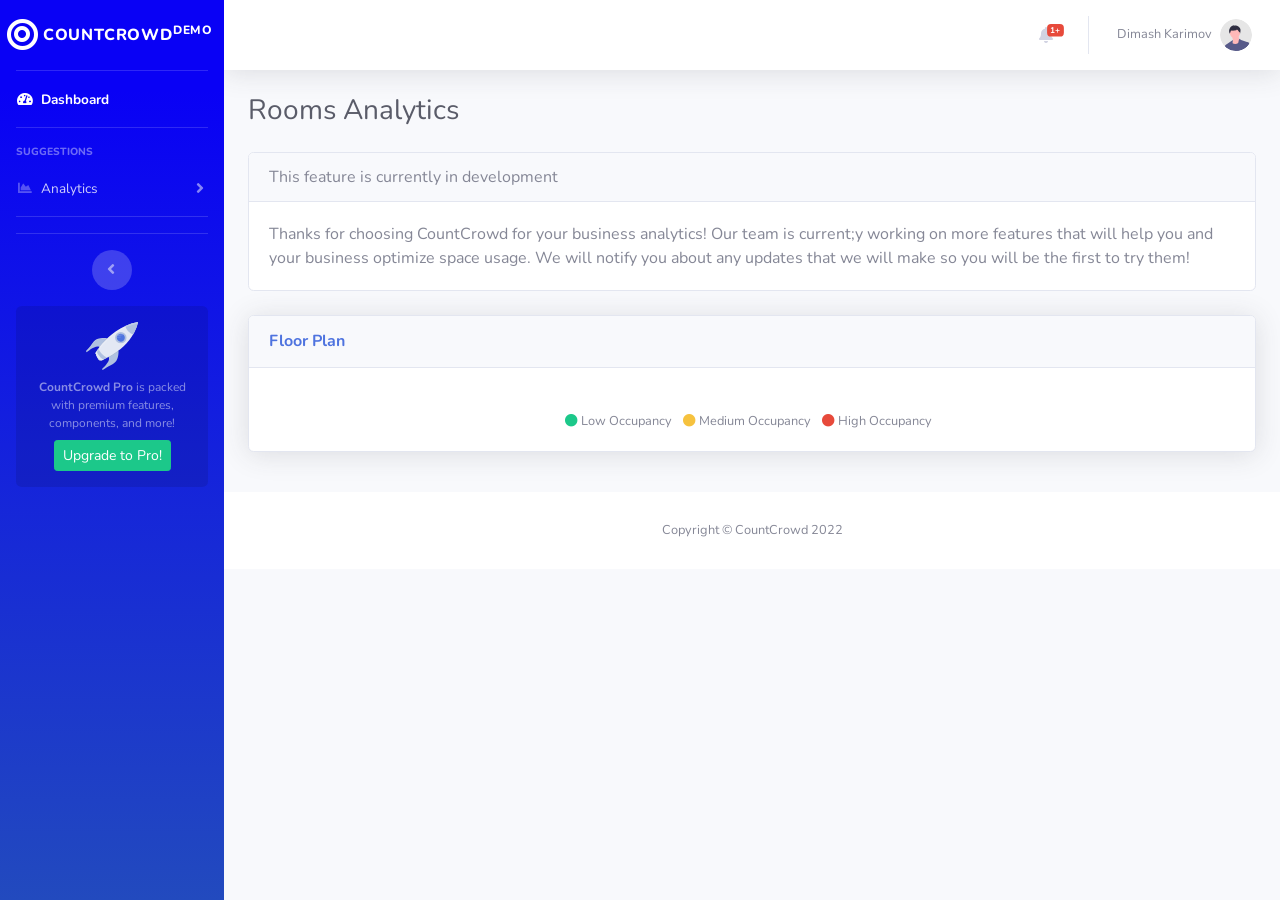
<file: buttons.html>
<!DOCTYPE html>
<html lang="en">

<head>

    <meta charset="utf-8">
    <meta http-equiv="X-UA-Compatible" content="IE=edge">
    <meta name="viewport" content="width=device-width, initial-scale=1, shrink-to-fit=no">
    <meta name="description" content="">
    <meta name="author" content="">

    <title>CountCrowd - Rooms Analytics</title>

    <!-- Custom fonts for this template-->
    <link href="vendor/fontawesome-free/css/all.min.css" rel="stylesheet" type="text/css">
    <link
        href="https://fonts.googleapis.com/css?family=Nunito:200,200i,300,300i,400,400i,600,600i,700,700i,800,800i,900,900i"
        rel="stylesheet">

    <!-- Custom styles for this template-->
    <link href="css/sb-admin-2.min.css" rel="stylesheet">

    <script src="https://code.archilogic.com/fpe-sdk/v3.1.x/fpe.js"></script>

</head>

<body id="page-top">

    <!-- Page Wrapper -->
    <div id="wrapper">

        <!-- Sidebar -->
        <ul class="navbar-nav bg-gradient-primary sidebar sidebar-dark accordion" id="accordionSidebar">

            <!-- Sidebar - Brand -->
            <a class="sidebar-brand d-flex align-items-center justify-content-center" href="dashboard.html">
                <div class="sidebar-brand-icon">
                    <i class="fas fa-bullseye"></i>
                    <!-- <i class="fas fa-laugh-wink"></i> -->
                </div>
                <div class="sidebar-brand-text mx-1">CountCrowd<sup>Demo</sup></div>
            </a>

            <!-- Divider -->
            <hr class="sidebar-divider my-0">

            <!-- Nav Item - Dashboard -->
            <li class="nav-item active">
                <a class="nav-link" href="dashboard.html">
                    <i class="fas fa-fw fa-tachometer-alt"></i>
                    <span>Dashboard</span></a>
            </li>

            <!-- Divider -->
            <hr class="sidebar-divider">

            <!-- Heading -->
            <div class="sidebar-heading">
                Suggestions
            </div>

            <!-- Nav Item - Pages Collapse Menu -->
            <li class="nav-item">
                <a class="nav-link collapsed" href="#" data-toggle="collapse" data-target="#collapseTwo"
                    aria-expanded="true" aria-controls="collapseTwo">
                    <i class="fas fa-fw fa-chart-area"></i>
                    <span>Analytics</span>
                </a>
                <div id="collapseTwo" class="collapse" aria-labelledby="headingTwo" data-parent="#accordionSidebar">
                    <div class="bg-white py-2 collapse-inner rounded">
                        <!-- <h6 class="collapse-header">Custom Components:</h6> -->
                        <a class="collapse-item" href="buttons.html">Rooms analytics</a>
                        <a class="collapse-item" href="cards.html">Crowd Flow</a>
                    </div>
                </div>
            </li>

            <!-- Divider -->
            <hr class="sidebar-divider">

            <!-- Heading -->
            <!-- <div class="sidebar-heading">
                Settings
            </div> -->

            <!-- Nav Item - Tables -->
            <!-- <li class="nav-item">
                <a class="nav-link" href="tables.html">
                    <i class="fas fa-fw fa-cog"></i>
                    <span>Settings</span></a>
            </li> -->

            <!-- Divider -->
            <hr class="sidebar-divider d-none d-md-block">

            <!-- Sidebar Toggler (Sidebar) -->
            <div class="text-center d-none d-md-inline">
                <button class="rounded-circle border-0" id="sidebarToggle"></button>
            </div>

            <!-- Sidebar Message -->
            <div class="sidebar-card d-none d-lg-flex">
                <img class="sidebar-card-illustration mb-2" src="img/undraw_rocket.svg" alt="...">
                <p class="text-center mb-2"><strong>CountCrowd Pro</strong> is packed with premium features, components, and more!</p>
                <a class="btn btn-success btn-sm" href="#">Upgrade to Pro!</a>
            </div>

        </ul>
        <!-- End of Sidebar -->

        <!-- Content Wrapper -->
        <div id="content-wrapper" class="d-flex flex-column">

            <!-- Main Content -->
            <div id="content">

                <!-- Topbar -->
                <nav class="navbar navbar-expand navbar-light bg-white topbar mb-4 static-top shadow">

                    <!-- Sidebar Toggle (Topbar) -->
                    <button id="sidebarToggleTop" class="btn btn-link d-md-none rounded-circle mr-3">
                        <i class="fa fa-bars"></i>
                    </button>

                    <!-- Topbar Navbar -->
                    <ul class="navbar-nav ml-auto">

                        <!-- Nav Item - Alerts -->
                        <li class="nav-item dropdown no-arrow mx-1">
                            <a class="nav-link dropdown-toggle" href="#" id="alertsDropdown" role="button"
                                data-toggle="dropdown" aria-haspopup="true" aria-expanded="false">
                                <i class="fas fa-bell fa-fw"></i>
                                <!-- Counter - Alerts -->
                                <span class="badge badge-danger badge-counter">1+</span>
                            </a>
                            <!-- Dropdown - Alerts -->
                            <div class="dropdown-list dropdown-menu dropdown-menu-right shadow animated--grow-in"
                                aria-labelledby="alertsDropdown">
                                <h6 class="dropdown-header">
                                    Alerts Center
                                </h6>
                                <a class="dropdown-item d-flex align-items-center" href="#">
                                    <div class="mr-3">
                                        <div class="icon-circle bg-primary">
                                            <i class="fas fa-file-alt text-white"></i>
                                        </div>
                                    </div>
                                    <div>
                                        <div class="small text-gray-500">April 1, 2022</div>
                                        <span class="font-weight-bold">A new monthly report is ready to download!</span>
                                    </div>
                                </a>
                                <a class="dropdown-item d-flex align-items-center" href="#">
                                    <div class="mr-3">
                                        <div class="icon-circle bg-success">
                                            <i class="fas fa-donate text-white"></i>
                                        </div>
                                    </div>
                                    <div>
                                        <div class="small text-gray-500">March 24, 2022</div>
                                        New insights about your space usage sent to your email
                                    </div>
                                </a>
                                <a class="dropdown-item text-center small text-gray-500" href="#">Show All Alerts</a>
                            </div>
                        </li>

                        <div class="topbar-divider d-none d-sm-block"></div>

                        <!-- Nav Item - User Information -->
                        <li class="nav-item dropdown no-arrow">
                            <a class="nav-link dropdown-toggle" href="#" id="userDropdown" role="button"
                                data-toggle="dropdown" aria-haspopup="true" aria-expanded="false">
                                <span class="mr-2 d-none d-lg-inline text-gray-600 small">Dimash Karimov</span>
                                <img class="img-profile rounded-circle"
                                    src="img/undraw_profile.svg">
                            </a>
                            <!-- Dropdown - User Information -->
                            <div class="dropdown-menu dropdown-menu-right shadow animated--grow-in"
                                aria-labelledby="userDropdown">
                                <a class="dropdown-item" href="#">
                                    <i class="fas fa-user fa-sm fa-fw mr-2 text-gray-400"></i>
                                    Profile
                                </a>
                                <a class="dropdown-item" href="#">
                                    <i class="fas fa-cogs fa-sm fa-fw mr-2 text-gray-400"></i>
                                    Settings
                                </a>
                                <a class="dropdown-item" href="#">
                                    <i class="fas fa-list fa-sm fa-fw mr-2 text-gray-400"></i>
                                    Activity Log
                                </a>
                                <div class="dropdown-divider"></div>
                                <a class="dropdown-item" href="#" data-toggle="modal" data-target="#logoutModal">
                                    <i class="fas fa-sign-out-alt fa-sm fa-fw mr-2 text-gray-400"></i>
                                    Logout
                                </a>
                            </div>
                        </li>

                    </ul>

                </nav>
                <!-- End of Topbar -->

                <!-- Begin Page Content -->
                <div class="container-fluid">

                    <!-- Page Heading -->
                    <h1 class="h3 mb-4 text-gray-800">Rooms Analytics</h1>

                    <div class="row">
                        <div class="col-lg-12">
                            <div class="card mb-4">
                                <div class="card-header">
                                    This feature is currently in development
                                </div>
                                <div class="card-body">
                                    Thanks for choosing CountCrowd for your business analytics! Our team is current;y working on 
                                    more features that will help you and your business optimize space usage. We will notify you about any updates that we will make
                                    so you will be the first to try them!
                                </div>
                            </div>
                        </div>
                    </div>

                    <!-- Content Row -->
                    <div class="row">
                        <!-- Content Column -->
                        <div class="col-lg-12 mb-3">

                            <!-- Illustrations -->
                            <div class="card shadow mb-4">
                                <div class="card-header py-3">
                                    <h6 class="m-0 font-weight-bold text-primary">Floor Plan</h6>
                                </div>
                                <div class="card-body">
                                    <div class="text-center">
                                       <!-- FLOOR PLAN HERE -->    
                                       <div id="hello-plan"></div>                                   
                                    <div class="mt-4 text-center small">
                                        <span class="mr-2">
                                            <i class="fas fa-circle text-success"></i> Low Occupancy
                                        </span>
                                        <span class="mr-2">
                                            <i class="fas fa-circle text-warning"></i> Medium Occupancy
                                        </span>
                                        <span class="mr-2">
                                            <i class="fas fa-circle text-danger"></i> High Occupancy
                                        </span>
                                    </div>
                                </div>
                            </div>
                        </div>
                    </div>

                </div>
                <!-- /.container-fluid -->

            </div>
            <!-- End of Main Content -->

            <!-- Footer -->
            <footer class="sticky-footer bg-white">
                <div class="container my-auto">
                    <div class="copyright text-center my-auto">
                        <span>Copyright &copy; CountCrowd 2022</span>
                    </div>
                </div>
            </footer>
            <!-- End of Footer -->

        </div>
        <!-- End of Content Wrapper -->

    </div>
    <!-- End of Page Wrapper -->

    <!-- Scroll to Top Button-->
    <a class="scroll-to-top rounded" href="#page-top">
        <i class="fas fa-angle-up"></i>
    </a>

    <!-- Logout Modal-->
    <div class="modal fade" id="logoutModal" tabindex="-1" role="dialog" aria-labelledby="exampleModalLabel"
        aria-hidden="true">
        <div class="modal-dialog" role="document">
            <div class="modal-content">
                <div class="modal-header">
                    <h5 class="modal-title" id="exampleModalLabel">Ready to Leave?</h5>
                    <button class="close" type="button" data-dismiss="modal" aria-label="Close">
                        <span aria-hidden="true">×</span>
                    </button>
                </div>
                <div class="modal-body">Select "Logout" below if you are ready to end your current session.</div>
                <div class="modal-footer">
                    <button class="btn btn-secondary" type="button" data-dismiss="modal">Cancel</button>
                    <a class="btn btn-primary" href="index.html">Logout</a>
                </div>
            </div>
        </div>
    </div>

    <!-- Bootstrap core JavaScript-->
    <script src="vendor/jquery/jquery.min.js"></script>
    <script src="vendor/bootstrap/js/bootstrap.bundle.min.js"></script>

    <!-- Core plugin JavaScript-->
    <script src="vendor/jquery-easing/jquery.easing.min.js"></script>

    <!-- Custom scripts for all pages-->
    <script src="js/sb-admin-2.js"></script>
    <script src="js/sb-admin-2.min.js"></script>

</body>

</html>
</file>
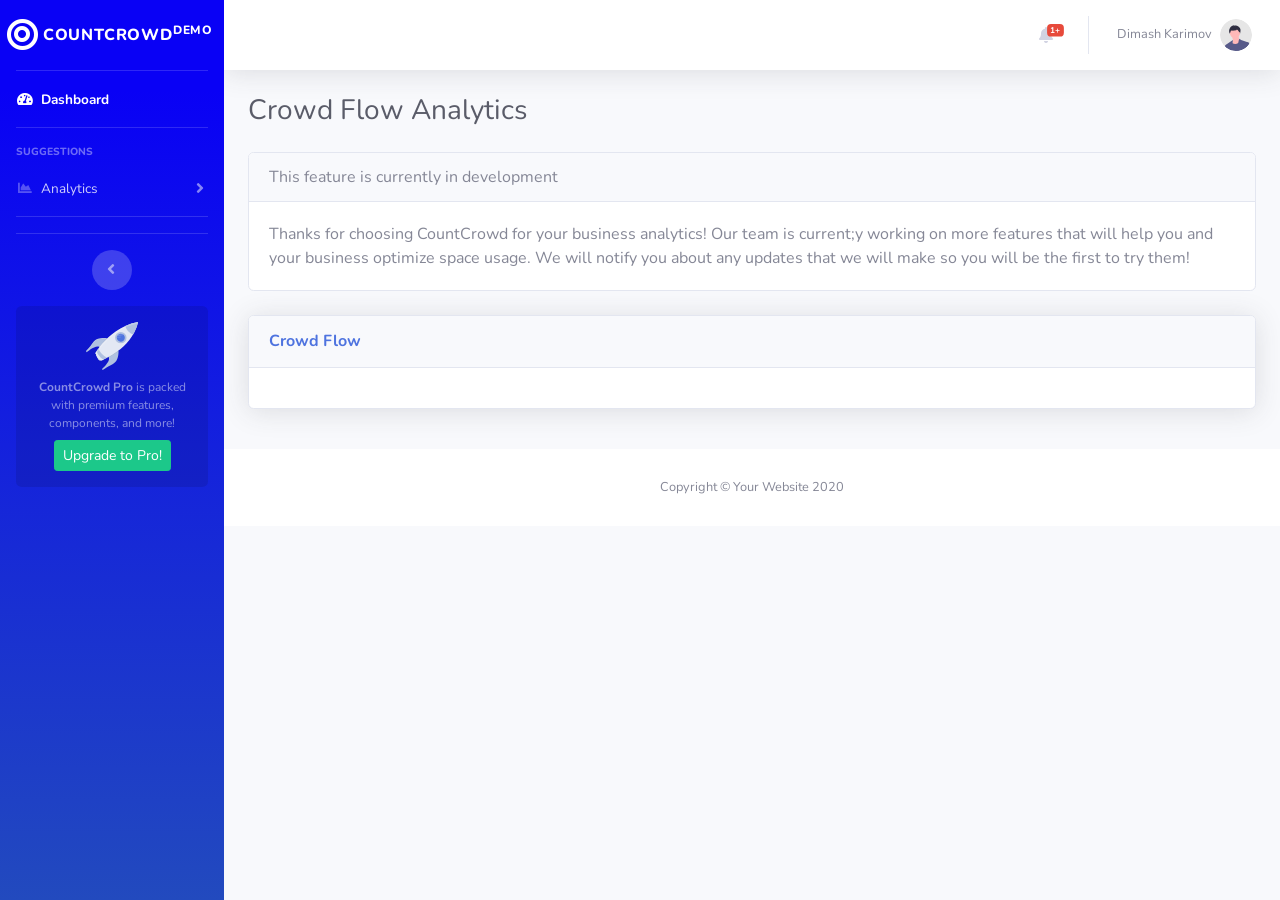
<file: cards.html>
<!DOCTYPE html>
<html lang="en">

<head>

    <meta charset="utf-8">
    <meta http-equiv="X-UA-Compatible" content="IE=edge">
    <meta name="viewport" content="width=device-width, initial-scale=1, shrink-to-fit=no">
    <meta name="description" content="">
    <meta name="author" content="">

    <title>SB Admin 2 - Cards</title>

    <!-- Custom fonts for this template-->
    <link href="vendor/fontawesome-free/css/all.min.css" rel="stylesheet" type="text/css">
    <link
        href="https://fonts.googleapis.com/css?family=Nunito:200,200i,300,300i,400,400i,600,600i,700,700i,800,800i,900,900i"
        rel="stylesheet">

    <!-- Custom styles for this template-->
    <link href="css/sb-admin-2.min.css" rel="stylesheet">

    <script src="https://code.archilogic.com/fpe-sdk/v3.1.x/fpe.js"></script>

</head>

<body id="page-top">

    <!-- Page Wrapper -->
    <div id="wrapper">

       <!-- Sidebar -->
       <ul class="navbar-nav bg-gradient-primary sidebar sidebar-dark accordion" id="accordionSidebar">

        <!-- Sidebar - Brand -->
        <a class="sidebar-brand d-flex align-items-center justify-content-center" href="dashboard.html">
            <div class="sidebar-brand-icon">
                <i class="fas fa-bullseye"></i>
                <!-- <i class="fas fa-laugh-wink"></i> -->
            </div>
            <div class="sidebar-brand-text mx-1">CountCrowd<sup>Demo</sup></div>
        </a>

        <!-- Divider -->
        <hr class="sidebar-divider my-0">

        <!-- Nav Item - Dashboard -->
        <li class="nav-item active">
            <a class="nav-link" href="dashboard.html">
                <i class="fas fa-fw fa-tachometer-alt"></i>
                <span>Dashboard</span></a>
        </li>

        <!-- Divider -->
        <hr class="sidebar-divider">

        <!-- Heading -->
        <div class="sidebar-heading">
            Suggestions
        </div>

        <!-- Nav Item - Pages Collapse Menu -->
        <li class="nav-item">
            <a class="nav-link collapsed" href="#" data-toggle="collapse" data-target="#collapseTwo"
                aria-expanded="true" aria-controls="collapseTwo">
                <i class="fas fa-fw fa-chart-area"></i>
                <span>Analytics</span>
            </a>
            <div id="collapseTwo" class="collapse" aria-labelledby="headingTwo" data-parent="#accordionSidebar">
                <div class="bg-white py-2 collapse-inner rounded">
                    <!-- <h6 class="collapse-header">Custom Components:</h6> -->
                    <a class="collapse-item" href="buttons.html">Rooms analytics</a>
                    <a class="collapse-item" href="cards.html">Crowd Flow</a>
                </div>
            </div>
        </li>

        <!-- Divider -->
        <hr class="sidebar-divider">

        <!-- Heading -->
        <!-- <div class="sidebar-heading">
            Settings
        </div> -->

        <!-- Nav Item - Tables -->
        <!-- <li class="nav-item">
            <a class="nav-link" href="tables.html">
                <i class="fas fa-fw fa-cog"></i>
                <span>Settings</span></a>
        </li> -->

        <!-- Divider -->
        <hr class="sidebar-divider d-none d-md-block">

        <!-- Sidebar Toggler (Sidebar) -->
        <div class="text-center d-none d-md-inline">
            <button class="rounded-circle border-0" id="sidebarToggle"></button>
        </div>

        <!-- Sidebar Message -->
        <div class="sidebar-card d-none d-lg-flex">
            <img class="sidebar-card-illustration mb-2" src="img/undraw_rocket.svg" alt="...">
            <p class="text-center mb-2"><strong>CountCrowd Pro</strong> is packed with premium features, components, and more!</p>
            <a class="btn btn-success btn-sm" href="#">Upgrade to Pro!</a>
        </div>

    </ul>
    <!-- End of Sidebar -->

        <!-- Content Wrapper -->
        <div id="content-wrapper" class="d-flex flex-column">

            <!-- Main Content -->
            <div id="content">

                <!-- Topbar -->
                <nav class="navbar navbar-expand navbar-light bg-white topbar mb-4 static-top shadow">

                    <!-- Sidebar Toggle (Topbar) -->
                    <button id="sidebarToggleTop" class="btn btn-link d-md-none rounded-circle mr-3">
                        <i class="fa fa-bars"></i>
                    </button>

                    <!-- Topbar Navbar -->
                    <ul class="navbar-nav ml-auto">

                        <!-- Nav Item - Alerts -->
                        <li class="nav-item dropdown no-arrow mx-1">
                            <a class="nav-link dropdown-toggle" href="#" id="alertsDropdown" role="button"
                                data-toggle="dropdown" aria-haspopup="true" aria-expanded="false">
                                <i class="fas fa-bell fa-fw"></i>
                                <!-- Counter - Alerts -->
                                <span class="badge badge-danger badge-counter">1+</span>
                            </a>
                            <!-- Dropdown - Alerts -->
                            <div class="dropdown-list dropdown-menu dropdown-menu-right shadow animated--grow-in"
                                aria-labelledby="alertsDropdown">
                                <h6 class="dropdown-header">
                                    Alerts Center
                                </h6>
                                <a class="dropdown-item d-flex align-items-center" href="#">
                                    <div class="mr-3">
                                        <div class="icon-circle bg-primary">
                                            <i class="fas fa-file-alt text-white"></i>
                                        </div>
                                    </div>
                                    <div>
                                        <div class="small text-gray-500">April 1, 2022</div>
                                        <span class="font-weight-bold">A new monthly report is ready to download!</span>
                                    </div>
                                </a>
                                <a class="dropdown-item d-flex align-items-center" href="#">
                                    <div class="mr-3">
                                        <div class="icon-circle bg-success">
                                            <i class="fas fa-donate text-white"></i>
                                        </div>
                                    </div>
                                    <div>
                                        <div class="small text-gray-500">March 24, 2022</div>
                                        New insights about your space usage sent to your email
                                    </div>
                                </a>
                                <a class="dropdown-item text-center small text-gray-500" href="#">Show All Alerts</a>
                            </div>
                        </li>

                        <div class="topbar-divider d-none d-sm-block"></div>

                        <!-- Nav Item - User Information -->
                        <li class="nav-item dropdown no-arrow">
                            <a class="nav-link dropdown-toggle" href="#" id="userDropdown" role="button"
                                data-toggle="dropdown" aria-haspopup="true" aria-expanded="false">
                                <span class="mr-2 d-none d-lg-inline text-gray-600 small">Dimash Karimov</span>
                                <img class="img-profile rounded-circle"
                                    src="img/undraw_profile.svg">
                            </a>
                            <!-- Dropdown - User Information -->
                            <div class="dropdown-menu dropdown-menu-right shadow animated--grow-in"
                                aria-labelledby="userDropdown">
                                <a class="dropdown-item" href="#">
                                    <i class="fas fa-user fa-sm fa-fw mr-2 text-gray-400"></i>
                                    Profile
                                </a>
                                <a class="dropdown-item" href="#">
                                    <i class="fas fa-cogs fa-sm fa-fw mr-2 text-gray-400"></i>
                                    Settings
                                </a>
                                <a class="dropdown-item" href="#">
                                    <i class="fas fa-list fa-sm fa-fw mr-2 text-gray-400"></i>
                                    Activity Log
                                </a>
                                <div class="dropdown-divider"></div>
                                <a class="dropdown-item" href="#" data-toggle="modal" data-target="#logoutModal">
                                    <i class="fas fa-sign-out-alt fa-sm fa-fw mr-2 text-gray-400"></i>
                                    Logout
                                </a>
                            </div>
                        </li>

                    </ul>

                </nav>
                <!-- End of Topbar -->

                <!-- Begin Page Content -->
                <div class="container-fluid">

                    <!-- Page Heading -->
                    <div class="d-sm-flex align-items-center justify-content-between mb-4">
                        <h1 class="h3 mb-0 text-gray-800">Crowd Flow Analytics</h1>
                    </div>

                    <div class="row">
                        <div class="col-lg-12">
                            <div class="card mb-4">
                                <div class="card-header">
                                    This feature is currently in development
                                </div>
                                <div class="card-body">
                                    Thanks for choosing CountCrowd for your business analytics! Our team is current;y working on 
                                    more features that will help you and your business optimize space usage. We will notify you about any updates that we will make
                                    so you will be the first to try them!
                                </div>
                            </div>
                        </div>
                    </div>

                    <!-- Content Row -->
                    <div class="row">

                        <!-- Content Column -->
                        <div class="col-lg-12 mb-3">

                            <!-- Illustrations -->
                            <div class="card shadow mb-4">
                                <div class="card-header py-3">
                                    <h6 class="m-0 font-weight-bold text-primary">Crowd Flow</h6>
                                </div>
                                <div class="card-body">
                                    <div class="text-center">
                                       <!-- FLOOR PLAN HERE -->    
                                       <div id="hello-plan"></div>                                   
                                    
                                </div>
                            </div>
                        </div>
                    </div>
                </div>
                <!-- /.container-fluid -->

            </div>
            <!-- End of Main Content -->

            <!-- Footer -->
            <footer class="sticky-footer bg-white">
                <div class="container my-auto">
                    <div class="copyright text-center my-auto">
                        <span>Copyright &copy; Your Website 2020</span>
                    </div>
                </div>
            </footer>
            <!-- End of Footer -->

        </div>
        <!-- End of Content Wrapper -->

    </div>
    <!-- End of Page Wrapper -->

    <!-- Scroll to Top Button-->
    <a class="scroll-to-top rounded" href="#page-top">
        <i class="fas fa-angle-up"></i>
    </a>

    <!-- Logout Modal-->
    <div class="modal fade" id="logoutModal" tabindex="-1" role="dialog" aria-labelledby="exampleModalLabel"
        aria-hidden="true">
        <div class="modal-dialog" role="document">
            <div class="modal-content">
                <div class="modal-header">
                    <h5 class="modal-title" id="exampleModalLabel">Ready to Leave?</h5>
                    <button class="close" type="button" data-dismiss="modal" aria-label="Close">
                        <span aria-hidden="true">×</span>
                    </button>
                </div>
                <div class="modal-body">Select "Logout" below if you are ready to end your current session.</div>
                <div class="modal-footer">
                    <button class="btn btn-secondary" type="button" data-dismiss="modal">Cancel</button>
                    <a class="btn btn-primary" href="index.html">Logout</a>
                </div>
            </div>
        </div>
    </div>

    <!-- Bootstrap core JavaScript-->
    <script src="vendor/jquery/jquery.min.js"></script>
    <script src="vendor/bootstrap/js/bootstrap.bundle.min.js"></script>

    <!-- Core plugin JavaScript-->
    <script src="vendor/jquery-easing/jquery.easing.min.js"></script>

    <!-- Custom scripts for all pages-->
    <script src="js/sb-admin-2.js"></script>

</body>

</html>
</file>
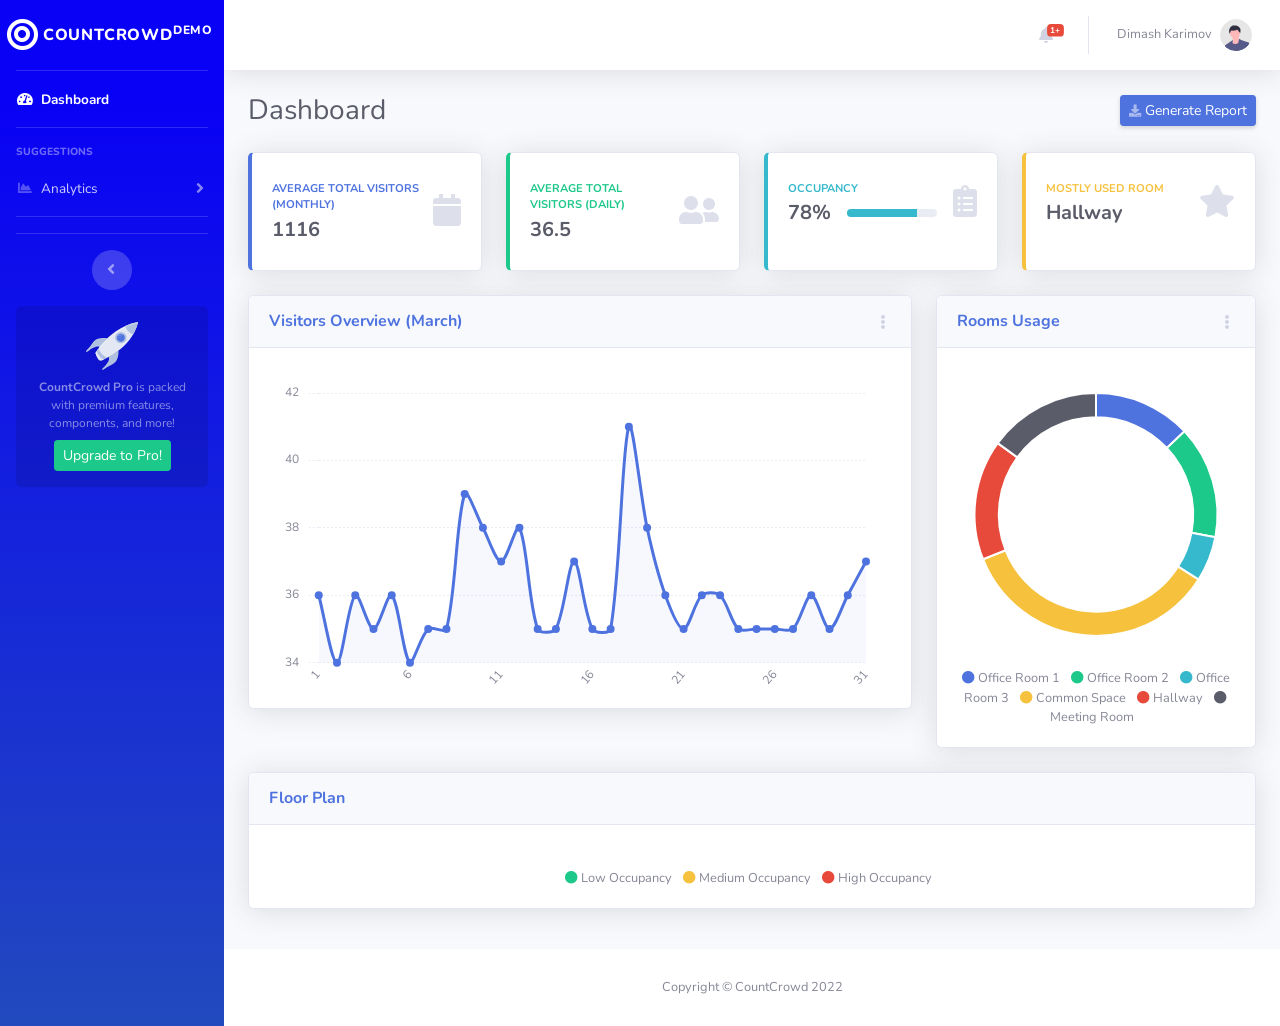
<file: dashboard.html>
<!DOCTYPE html>
<html lang="en">

<head>

    <meta charset="utf-8">
    <meta http-equiv="X-UA-Compatible" content="IE=edge">
    <meta name="viewport" content="width=device-width, initial-scale=1, shrink-to-fit=no">
    <meta name="description" content="">
    <meta name="author" content="">

    <title>CountCrowd - Dashboard</title>

    <!-- Custom fonts for this template-->
    <link href="vendor/fontawesome-free/css/all.min.css" rel="stylesheet" type="text/css">
    <link
        href="https://fonts.googleapis.com/css?family=Nunito:200,200i,300,300i,400,400i,600,600i,700,700i,800,800i,900,900i"
        rel="stylesheet">

    <!-- Custom styles for this template-->
    <link href="css/sb-admin-2.min.css" rel="stylesheet">

    <script src="https://code.archilogic.com/fpe-sdk/v3.1.x/fpe.js"></script>

</head>

<body id="page-top">

    <!-- Page Wrapper -->
    <div id="wrapper">

        <!-- Sidebar -->
        <ul class="navbar-nav bg-gradient-primary sidebar sidebar-dark accordion" id="accordionSidebar">

            <!-- Sidebar - Brand -->
            <a class="sidebar-brand d-flex align-items-center justify-content-center" href="dashboard.html">
                <div class="sidebar-brand-icon">
                    <i class="fas fa-bullseye"></i>
                    <!-- <i class="fas fa-laugh-wink"></i> -->
                </div>
                <div class="sidebar-brand-text mx-1">CountCrowd<sup>Demo</sup></div>
            </a>

            <!-- Divider -->
            <hr class="sidebar-divider my-0">

            <!-- Nav Item - Dashboard -->
            <li class="nav-item active">
                <a class="nav-link" href="dashboard.html">
                    <i class="fas fa-fw fa-tachometer-alt"></i>
                    <span>Dashboard</span></a>
            </li>

            <!-- Divider -->
            <hr class="sidebar-divider">

            <!-- Heading -->
            <div class="sidebar-heading">
                Suggestions
            </div>

            <!-- Nav Item - Pages Collapse Menu -->
            <li class="nav-item">
                <a class="nav-link collapsed" href="#" data-toggle="collapse" data-target="#collapseTwo"
                    aria-expanded="true" aria-controls="collapseTwo">
                    <i class="fas fa-fw fa-chart-area"></i>
                    <span>Analytics</span>
                </a>
                <div id="collapseTwo" class="collapse" aria-labelledby="headingTwo" data-parent="#accordionSidebar">
                    <div class="bg-white py-2 collapse-inner rounded">
                        <!-- <h6 class="collapse-header">Custom Components:</h6> -->
                        <a class="collapse-item" href="buttons.html">Rooms analytics</a>
                        <a class="collapse-item" href="cards.html">Crowd Flow</a>
                    </div>
                </div>
            </li>

            <!-- Divider -->
            <hr class="sidebar-divider">

            <!-- Heading -->
            <!-- <div class="sidebar-heading">
                Settings
            </div> -->

            <!-- Nav Item - Tables -->
            <!-- <li class="nav-item">
                <a class="nav-link" href="tables.html">
                    <i class="fas fa-fw fa-cog"></i>
                    <span>Settings</span></a>
            </li> -->

            <!-- Divider -->
            <hr class="sidebar-divider d-none d-md-block">

            <!-- Sidebar Toggler (Sidebar) -->
            <div class="text-center d-none d-md-inline">
                <button class="rounded-circle border-0" id="sidebarToggle"></button>
            </div>

            <!-- Sidebar Message -->
            <div class="sidebar-card d-none d-lg-flex">
                <img class="sidebar-card-illustration mb-2" src="img/undraw_rocket.svg" alt="...">
                <p class="text-center mb-2"><strong>CountCrowd Pro</strong> is packed with premium features, components, and more!</p>
                
                <a class="btn btn-success btn-sm" href="#" data-toggle="modal" data-target="#devModal">
                    <!-- <i class="fas fa-sign-out-alt fa-sm fa-fw mr-2 text-gray-400"></i> -->
                    Upgrade to Pro!
                </a>
            
            </div>

        </ul>
        <!-- End of Sidebar -->

        <!-- Content Wrapper -->
        <div id="content-wrapper" class="d-flex flex-column">

            <!-- Main Content -->
            <div id="content">

                <!-- Topbar -->
                <nav class="navbar navbar-expand navbar-light bg-white topbar mb-4 static-top shadow">

                    <!-- Sidebar Toggle (Topbar) -->
                    <button id="sidebarToggleTop" class="btn btn-link d-md-none rounded-circle mr-3">
                        <i class="fa fa-bars"></i>
                    </button>

                    <!-- Topbar Navbar -->
                    <ul class="navbar-nav ml-auto">

                        <!-- Nav Item - Alerts -->
                        <li class="nav-item dropdown no-arrow mx-1">
                            <a class="nav-link dropdown-toggle" href="#" id="alertsDropdown" role="button"
                                data-toggle="dropdown" aria-haspopup="true" aria-expanded="false">
                                <i class="fas fa-bell fa-fw"></i>
                                <!-- Counter - Alerts -->
                                <span class="badge badge-danger badge-counter">1+</span>
                            </a>
                            <!-- Dropdown - Alerts -->
                            <div class="dropdown-list dropdown-menu dropdown-menu-right shadow animated--grow-in"
                                aria-labelledby="alertsDropdown">
                                <h6 class="dropdown-header">
                                    Alerts Center
                                </h6>
                                <a class="dropdown-item d-flex align-items-center" href="#">
                                    <div class="mr-3">
                                        <div class="icon-circle bg-primary">
                                            <i class="fas fa-file-alt text-white"></i>
                                        </div>
                                    </div>
                                    <div>
                                        <div class="small text-gray-500">April 1, 2022</div>
                                        <span class="font-weight-bold">A new monthly report is ready to download!</span>
                                    </div>
                                </a>
                                <a class="dropdown-item d-flex align-items-center" href="#">
                                    <div class="mr-3">
                                        <div class="icon-circle bg-success">
                                            <i class="fas fa-donate text-white"></i>
                                        </div>
                                    </div>
                                    <div>
                                        <div class="small text-gray-500">March 24, 2022</div>
                                        New insights about your space usage sent to your email
                                    </div>
                                </a>
                                <a class="dropdown-item text-center small text-gray-500" href="#">Show All Alerts</a>
                            </div>
                        </li>

                        <div class="topbar-divider d-none d-sm-block"></div>

                        <!-- Nav Item - User Information -->
                        <li class="nav-item dropdown no-arrow">
                            <a class="nav-link dropdown-toggle" href="#" id="userDropdown" role="button"
                                data-toggle="dropdown" aria-haspopup="true" aria-expanded="false">
                                <span class="mr-2 d-none d-lg-inline text-gray-600 small">Dimash Karimov</span>
                                <img class="img-profile rounded-circle"
                                    src="img/undraw_profile.svg">
                            </a>
                            <!-- Dropdown - User Information -->
                            <div class="dropdown-menu dropdown-menu-right shadow animated--grow-in"
                                aria-labelledby="userDropdown">
                                <a class="dropdown-item" href="#">
                                    <i class="fas fa-user fa-sm fa-fw mr-2 text-gray-400"></i>
                                    Profile
                                </a>
                                <a class="dropdown-item" href="#">
                                    <i class="fas fa-cogs fa-sm fa-fw mr-2 text-gray-400"></i>
                                    Settings
                                </a>
                                <a class="dropdown-item" href="#">
                                    <i class="fas fa-list fa-sm fa-fw mr-2 text-gray-400"></i>
                                    Activity Log
                                </a>
                                <div class="dropdown-divider"></div>
                                <a class="dropdown-item" href="#" data-toggle="modal" data-target="#logoutModal">
                                    <i class="fas fa-sign-out-alt fa-sm fa-fw mr-2 text-gray-400"></i>
                                    Logout
                                </a>
                            </div>
                        </li>

                    </ul>

                </nav>
                <!-- End of Topbar devModal -->

                <!-- Begin Page Content -->
                <div class="container-fluid">

                    <!-- Page Heading -->
                    <div class="d-sm-flex align-items-center justify-content-between mb-4">
                        <h1 class="h3 mb-0 text-gray-800">Dashboard</h1>
                        <a href="#" onclick="window.print()" class="d-none d-sm-inline-block btn btn-sm btn-primary shadow-sm"><i
                                class="fas fa-download fa-sm text-white-50"></i> Generate Report</a>
                    </div>

                    <!-- Content Row -->
                    <div class="row">

                        <!-- Earnings (Monthly) Card Example -->
                        <div class="col-xl-3 col-md-6 mb-4">
                            <div class="card border-left-primary shadow h-100 py-2">
                                <div class="card-body">
                                    <div class="row no-gutters align-items-center">
                                        <div class="col mr-2">
                                            <div class="text-xs font-weight-bold text-primary text-uppercase mb-1">
                                                Average total visitors (Monthly)</div>
                                            <div class="h5 mb-0 font-weight-bold text-gray-800">1116</div>
                                        </div>
                                        <div class="col-auto">
                                            <i class="fas fa-calendar fa-2x text-gray-300"></i>
                                        </div>
                                    </div>
                                </div>
                            </div>
                        </div>

                        <!-- Earnings (Monthly) Card Example -->
                        <div class="col-xl-3 col-md-6 mb-4">
                            <div class="card border-left-success shadow h-100 py-2">
                                <div class="card-body">
                                    <div class="row no-gutters align-items-center">
                                        <div class="col mr-2">
                                            <div class="text-xs font-weight-bold text-success text-uppercase mb-1">
                                                Average total visitors (Daily)</div>
                                            <div class="h5 mb-0 font-weight-bold text-gray-800">36.5</div>
                                        </div>
                                        <div class="col-auto">
                                            <!-- <i class="fas fa-dollar-sign fa-2x text-gray-300"></i> -->
                                            <i class="fas fa-user-friends fa-2x text-gray-300"></i>
                                        </div>
                                    </div>
                                </div>
                            </div>
                        </div>

                        <!-- Earnings (Monthly) Card Example -->
                        <div class="col-xl-3 col-md-6 mb-4">
                            <div class="card border-left-info shadow h-100 py-2">
                                <div class="card-body">
                                    <div class="row no-gutters align-items-center">
                                        <div class="col mr-2">
                                            <div class="text-xs font-weight-bold text-info text-uppercase mb-1">Occupancy</div>
                                            <div class="row no-gutters align-items-center">
                                                <div class="col-auto">
                                                    <div class="h5 mb-0 mr-3 font-weight-bold text-gray-800">78%</div>
                                                </div>
                                                <div class="col">
                                                    <div class="progress progress-sm mr-2">
                                                        <div class="progress-bar bg-info" role="progressbar"
                                                            style="width: 78%" aria-valuenow="50" aria-valuemin="0"
                                                            aria-valuemax="100">
                                                        </div>
                                                    </div>
                                                </div>
                                            </div>
                                        </div>
                                        <div class="col-auto">
                                            <i class="fas fa-clipboard-list fa-2x text-gray-300"></i>
                                        </div>
                                    </div>
                                </div>
                            </div>
                        </div>

                        <!-- Pending Requests Card Example -->
                        <div class="col-xl-3 col-md-6 mb-4">
                            <div class="card border-left-warning shadow h-100 py-2">
                                <div class="card-body">
                                    <div class="row no-gutters align-items-center">
                                        <div class="col mr-2">
                                            <div class="text-xs font-weight-bold text-warning text-uppercase mb-1">
                                                Mostly Used Room</div>
                                            <div class="h5 mb-0 font-weight-bold text-gray-800">Hallway</div>
                                        </div>
                                        <div class="col-auto">
                                            <!-- <i class="fas fa-comments fa-2x text-gray-300"></i> -->
                                            <i class="fas fa-star fa-2x text-gray-300"></i>
                                        </div>
                                    </div>
                                </div>
                            </div>
                        </div>
                    </div>

                    <!-- Content Row -->

                    <div class="row">

                        <!-- Area Chart -->
                        <div class="col-xl-8 col-lg-7">
                            <div class="card shadow mb-4">
                                <!-- Card Header - Dropdown -->
                                <div
                                    class="card-header py-3 d-flex flex-row align-items-center justify-content-between">
                                    <h6 class="m-0 font-weight-bold text-primary">Visitors Overview (March)</h6>
                                    <div class="dropdown no-arrow">
                                        <a class="dropdown-toggle" href="#" role="button" id="dropdownMenuLink"
                                            data-toggle="dropdown" aria-haspopup="true" aria-expanded="false">
                                            <i class="fas fa-ellipsis-v fa-sm fa-fw text-gray-400"></i>
                                        </a>
                                        <div class="dropdown-menu dropdown-menu-right shadow animated--fade-in"
                                            aria-labelledby="dropdownMenuLink">
                                            <div class="dropdown-header">See other months:</div>
                                            <a class="dropdown-item" href="#">Previous</a>
                                            <a class="dropdown-item text-secondary" href="#">Next</a>
                                            <div class="dropdown-divider"></div>
                                            <a class="dropdown-item text-secondary" href="#">Yearly Data</a>
                                        </div>
                                    </div>
                                </div>
                                <!-- Card Body -->
                                <div class="card-body">
                                    <div class="chart-area">
                                        <canvas id="myAreaChart"></canvas>
                                    </div>
                                </div>
                            </div>
                        </div>

                        <!-- Pie Chart -->
                        <div class="col-xl-4 col-lg-5">
                            <div class="card shadow mb-4">
                                <!-- Card Header - Dropdown -->
                                <div
                                    class="card-header py-3 d-flex flex-row align-items-center justify-content-between">
                                    <h6 class="m-0 font-weight-bold text-primary">Rooms Usage</h6>
                                    <div class="dropdown no-arrow">
                                        <a class="dropdown-toggle" href="#" role="button" id="dropdownMenuLink"
                                            data-toggle="dropdown" aria-haspopup="true" aria-expanded="false">
                                            <i class="fas fa-ellipsis-v fa-sm fa-fw text-gray-400"></i>
                                        </a>
                                        <div class="dropdown-menu dropdown-menu-right shadow animated--fade-in"
                                            aria-labelledby="dropdownMenuLink">
                                            <div class="dropdown-header">See other months:</div>
                                            <a class="dropdown-item" href="#">Previous</a>
                                            <a class="dropdown-item text-secondary" href="#">Next</a>
                                            <div class="dropdown-divider"></div>
                                            <a class="dropdown-item text-secondary" href="#">Yearly Data</a>
                                        </div>
                                    </div>
                                </div>
                                <!-- Card Body -->
                                <div class="card-body">
                                    <div class="chart-pie pt-4 pb-2">
                                        <canvas id="myPieChart"></canvas>
                                    </div>
                                    <div class="mt-4 text-center small">
                                        <span class="mr-2">
                                            <i class="fas fa-circle text-primary"></i> Office Room 1
                                        </span>
                                        <span class="mr-2">
                                            <i class="fas fa-circle text-success"></i> Office Room 2
                                        </span>
                                        <span class="mr-2">
                                            <i class="fas fa-circle text-info"></i> Office Room 3
                                        </span>
                                        <span class="mr-2">
                                            <i class="fas fa-circle text-warning"></i> Common Space
                                        </span>
                                        <span class="mr-2">
                                            <i class="fas fa-circle text-danger"></i> Hallway
                                        </span>
                                        <span class="mr-2">
                                            <i class="fas fa-circle text-dark"></i> Meeting Room
                                        </span>
                                    </div>
                                </div>
                            </div>
                        </div>
                    </div>

                    <!-- Content Row -->
                    <div class="row">

                        <!-- Content Column -->
                        <div class="col-lg-12 mb-3">

                            <!-- Illustrations -->
                            <div class="card shadow mb-4">
                                <div class="card-header py-3">
                                    <h6 class="m-0 font-weight-bold text-primary">Floor Plan</h6>
                                </div>
                                <div class="card-body">
                                    <div class="text-center">
                                       <!-- FLOOR PLAN HERE -->    
                                       <div id="hello-plan"></div>                                   
                                    <div class="mt-4 text-center small">
                                        <span class="mr-2">
                                            <i class="fas fa-circle text-success"></i> Low Occupancy
                                        </span>
                                        <span class="mr-2">
                                            <i class="fas fa-circle text-warning"></i> Medium Occupancy
                                        </span>
                                        <span class="mr-2">
                                            <i class="fas fa-circle text-danger"></i> High Occupancy
                                        </span>
                                    </div>
                                </div>
                            </div>
                        </div>
                    </div>

                </div>
                <!-- /.container-fluid -->

            </div>
            <!-- End of Main Content -->

            <!-- Footer -->
            <footer class="sticky-footer bg-white">
                <div class="container my-auto">
                    <div class="copyright text-center my-auto">
                        <span>Copyright &copy; CountCrowd 2022</span>
                    </div>
                </div>
            </footer>
            <!-- End of Footer -->

        </div>
        <!-- End of Content Wrapper -->

    </div>
    <!-- End of Page Wrapper -->

    <!-- Scroll to Top Button-->
    <a class="scroll-to-top rounded" href="#page-top">
        <i class="fas fa-angle-up"></i>
    </a>

    <!-- Logout Modal-->
    <div class="modal fade" id="logoutModal" tabindex="-1" role="dialog" aria-labelledby="exampleModalLabel"
        aria-hidden="true">
        <div class="modal-dialog" role="document">
            <div class="modal-content">
                <div class="modal-header">
                    <h5 class="modal-title" id="exampleModalLabel">Ready to Leave?</h5>
                    <button class="close" type="button" data-dismiss="modal" aria-label="Close">
                        <span aria-hidden="true">×</span>
                    </button>
                </div>
                <div class="modal-body">Select "Logout" below if you are ready to end your current session.</div>
                <div class="modal-footer">
                    <button class="btn btn-secondary" type="button" data-dismiss="modal">Cancel</button>
                    <a class="btn btn-primary" href="index.html">Logout</a>
                </div>
            </div>
        </div>
    </div>

    <!-- Under development Modal-->
    <div class="modal fade" id="devModal" tabindex="-1" role="dialog" aria-labelledby="exampleModalLabel"
        aria-hidden="true">
        <div class="modal-dialog" role="document">
            <div class="modal-content">
                <div class="modal-header">
                    <h5 class="modal-title" id="exampleModalLabel">Interested in this feature?</h5>
                    <button class="close" type="button" data-dismiss="modal" aria-label="Close">
                        <span aria-hidden="true">×</span>
                    </button>
                </div>
                <div class="modal-body">We are currently working on it and will let you know when its ready.</div>
                <div class="modal-footer">
                    <button class="btn btn-secondary" type="button" data-dismiss="modal">Cancel</button>
                    <a class="btn btn-primary" data-dismiss="modal">Done</a>
                </div>
            </div>
        </div>
    </div>

    <!-- Bootstrap core JavaScript-->
    <script src="vendor/jquery/jquery.min.js"></script>
    <script src="vendor/bootstrap/js/bootstrap.bundle.min.js"></script>

    <!-- Core plugin JavaScript-->
    <script src="vendor/jquery-easing/jquery.easing.min.js"></script>

    <!-- Custom scripts for all pages-->
    <script src="js/sb-admin-2.js"></script>

    <!-- Page level plugins -->
    <script src="vendor/chart.js/Chart.min.js"></script>

    <!-- Page level custom scripts -->
    <script src="js/demo/chart-area-demo.js"></script>
    <script src="js/demo/chart-pie-demo.js"></script>

</body>

</html>
</file>
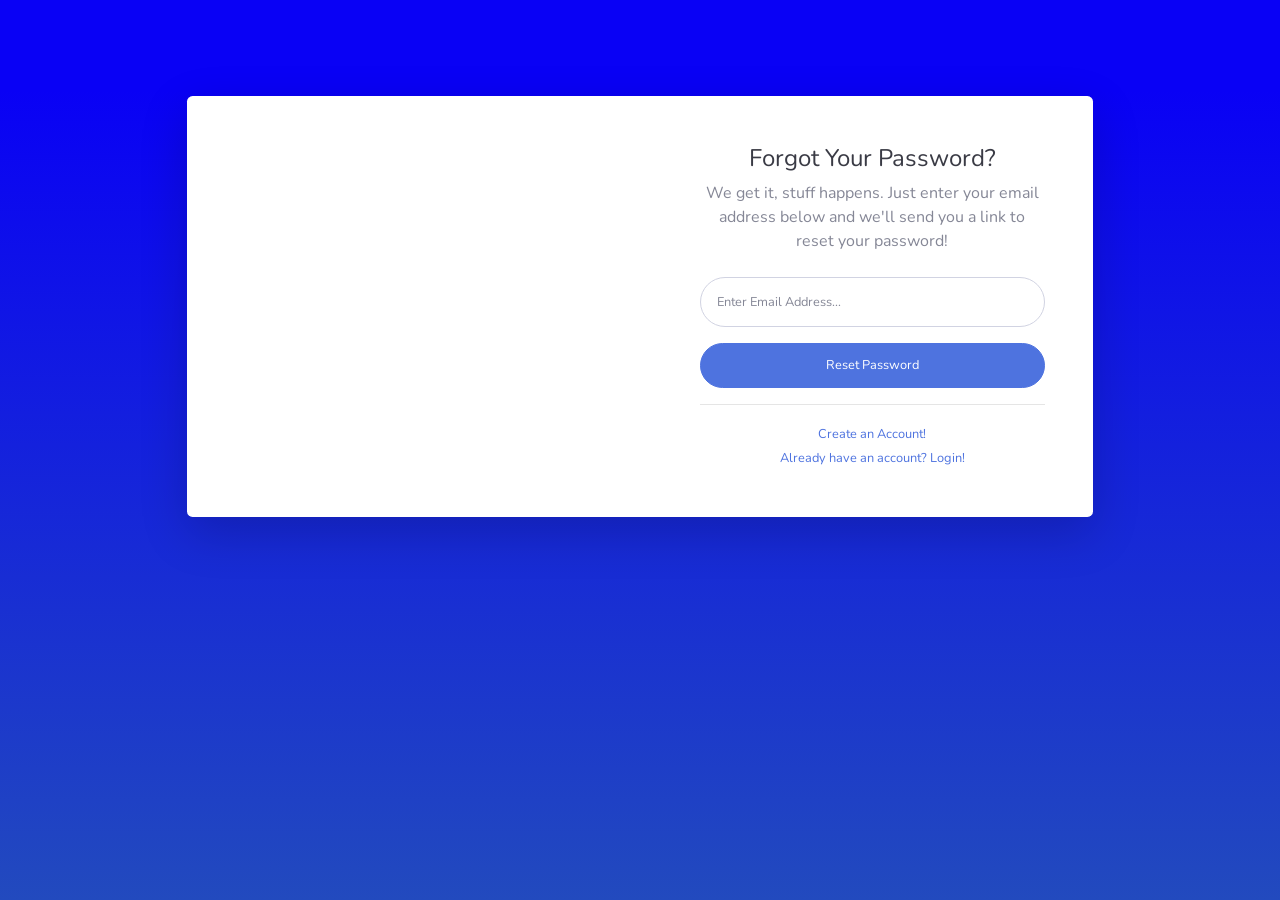
<file: forgot-password.html>
<!DOCTYPE html>
<html lang="en">

<head>

    <meta charset="utf-8">
    <meta http-equiv="X-UA-Compatible" content="IE=edge">
    <meta name="viewport" content="width=device-width, initial-scale=1, shrink-to-fit=no">
    <meta name="description" content="">
    <meta name="author" content="">

    <title>CountCrowd Forgot Password</title>

    <!-- Custom fonts for this template-->
    <link href="vendor/fontawesome-free/css/all.min.css" rel="stylesheet" type="text/css">
    <link
        href="https://fonts.googleapis.com/css?family=Nunito:200,200i,300,300i,400,400i,600,600i,700,700i,800,800i,900,900i"
        rel="stylesheet">

    <!-- Custom styles for this template-->
    <link href="css/sb-admin-2.min.css" rel="stylesheet">

</head>

<body class="bg-gradient-primary">

    <div class="container">

        <!-- Outer Row -->
        <div class="row justify-content-center">

            <div class="col-xl-10 col-lg-12 col-md-9 mt-5">

                <div class="card o-hidden border-0 shadow-lg my-5">
                    <div class="card-body p-0">
                        <!-- Nested Row within Card Body -->
                        <div class="row">
                            <div class="col-lg-6 d-none d-lg-block bg-password-image"></div>
                            <div class="col-lg-6">
                                <div class="p-5">
                                    <div class="text-center">
                                        <h1 class="h4 text-gray-900 mb-2">Forgot Your Password?</h1>
                                        <p class="mb-4">We get it, stuff happens. Just enter your email address below
                                            and we'll send you a link to reset your password!</p>
                                    </div>
                                    <form class="user">
                                        <div class="form-group">
                                            <input type="email" class="form-control form-control-user"
                                                id="exampleInputEmail" aria-describedby="emailHelp"
                                                placeholder="Enter Email Address...">
                                        </div>
                                        <a href="login.html" class="btn btn-primary btn-user btn-block">
                                            Reset Password
                                        </a>
                                    </form>
                                    <hr>
                                    <div class="text-center">
                                        <a class="small" href="register.html">Create an Account!</a>
                                    </div>
                                    <div class="text-center">
                                        <a class="small" href="login.html">Already have an account? Login!</a>
                                    </div>
                                </div>
                            </div>
                        </div>
                    </div>
                </div>

            </div>

        </div>

    </div>

    <!-- Bootstrap core JavaScript-->
    <script src="vendor/jquery/jquery.min.js"></script>
    <script src="vendor/bootstrap/js/bootstrap.bundle.min.js"></script>

    <!-- Core plugin JavaScript-->
    <script src="vendor/jquery-easing/jquery.easing.min.js"></script>

    <!-- Custom scripts for all pages-->
    <script src="js/sb-admin-2.min.js"></script>

</body>

</html>
</file>
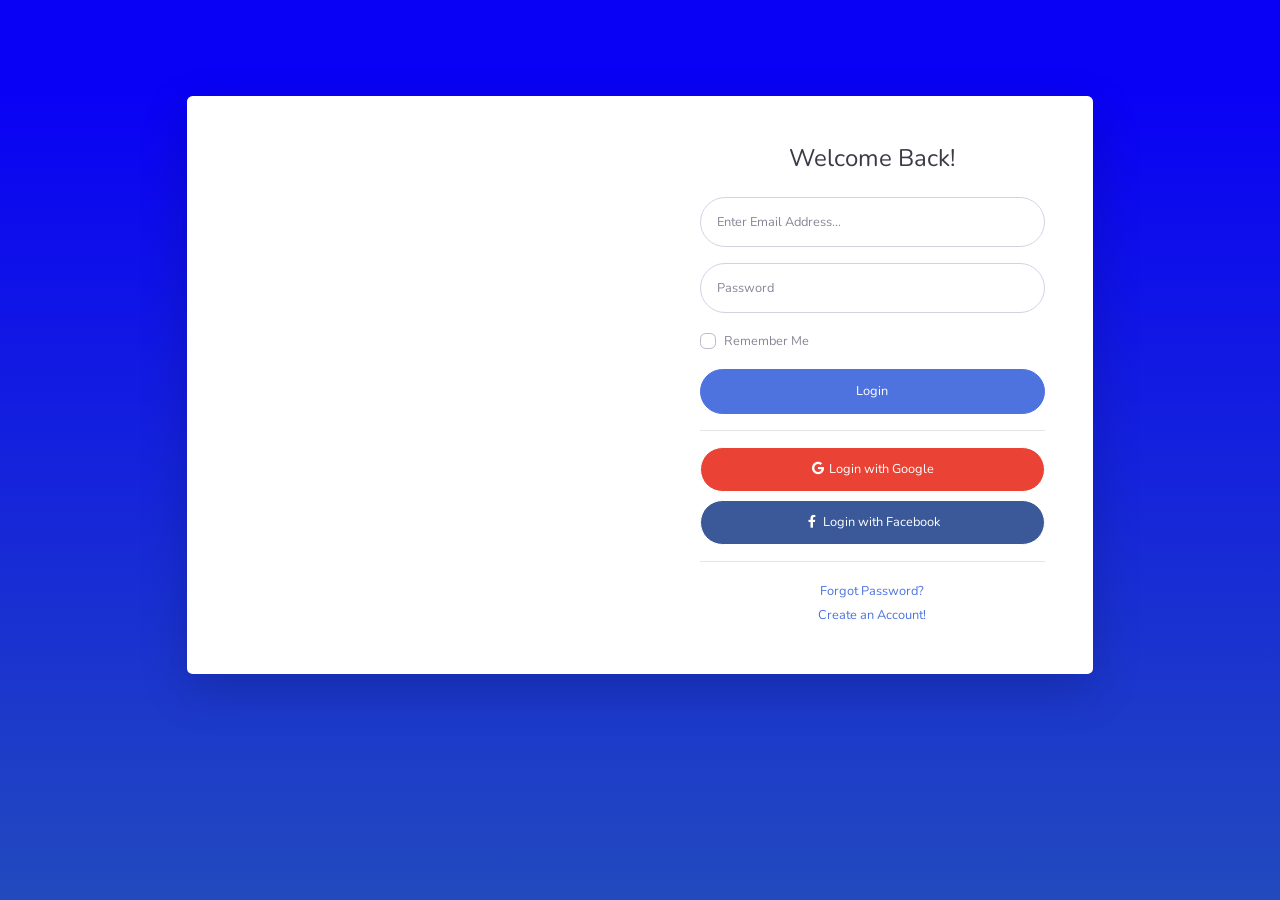
<file: login.html>
<!DOCTYPE html>
<html lang="en">

<head>

    <meta charset="utf-8">
    <meta http-equiv="X-UA-Compatible" content="IE=edge">
    <meta name="viewport" content="width=device-width, initial-scale=1, shrink-to-fit=no">
    <meta name="description" content="">
    <meta name="author" content="">

    <title>CountCrowd Login</title>

    <!-- Custom fonts for this template-->
    <link href="vendor/fontawesome-free/css/all.min.css" rel="stylesheet" type="text/css">
    <link
        href="https://fonts.googleapis.com/css?family=Nunito:200,200i,300,300i,400,400i,600,600i,700,700i,800,800i,900,900i"
        rel="stylesheet">

    <!-- Custom styles for this template-->
    <link href="css/sb-admin-2.min.css" rel="stylesheet">

</head>

<body class="bg-gradient-primary">

    <div class="container">

        <!-- Outer Row -->
        <div class="row justify-content-center">

            <div class="col-xl-10 col-lg-12 col-md-9 mt-5">

                <div class="card o-hidden border-0 shadow-lg my-5">
                    <div class="card-body p-0">
                        <!-- Nested Row within Card Body -->
                        <div class="row">
                            <div class="col-lg-6 d-none d-lg-block bg-login-image"></div>
                            <div class="col-lg-6">
                                <div class="p-5">
                                    <div class="text-center">
                                        <h1 class="h4 text-gray-900 mb-4">Welcome Back!</h1>
                                    </div>
                                    <form class="user">
                                        <div class="form-group">
                                            <input type="email" class="form-control form-control-user"
                                                id="exampleInputEmail" aria-describedby="emailHelp"
                                                placeholder="Enter Email Address...">
                                        </div>
                                        <div class="form-group">
                                            <input type="password" class="form-control form-control-user"
                                                id="exampleInputPassword" placeholder="Password">
                                        </div>
                                        <div class="form-group">
                                            <div class="custom-control custom-checkbox small">
                                                <input type="checkbox" class="custom-control-input" id="customCheck">
                                                <label class="custom-control-label" for="customCheck">Remember
                                                    Me</label>
                                            </div>
                                        </div>
                                        <a href="dashboard.html" class="btn btn-primary btn-user btn-block">
                                            Login
                                        </a>
                                        <hr>
                                        <a href="dashboard.html" class="btn btn-google btn-user btn-block">
                                            <i class="fab fa-google fa-fw"></i> Login with Google
                                        </a>
                                        <a href="dashboard.html" class="btn btn-facebook btn-user btn-block">
                                            <i class="fab fa-facebook-f fa-fw"></i> Login with Facebook
                                        </a>
                                    </form>
                                    <hr>
                                    <div class="text-center">
                                        <a class="small" href="forgot-password.html">Forgot Password?</a>
                                    </div>
                                    <div class="text-center">
                                        <a class="small" href="register.html">Create an Account!</a>
                                    </div>
                                </div>
                            </div>
                        </div>
                    </div>
                </div>

            </div>

        </div>

    </div>

    <!-- Bootstrap core JavaScript-->
    <script src="vendor/jquery/jquery.min.js"></script>
    <script src="vendor/bootstrap/js/bootstrap.bundle.min.js"></script>

    <!-- Core plugin JavaScript-->
    <script src="vendor/jquery-easing/jquery.easing.min.js"></script>

    <!-- Custom scripts for all pages-->
    <script src="js/sb-admin-2.min.js"></script>

</body>

</html>
</file>
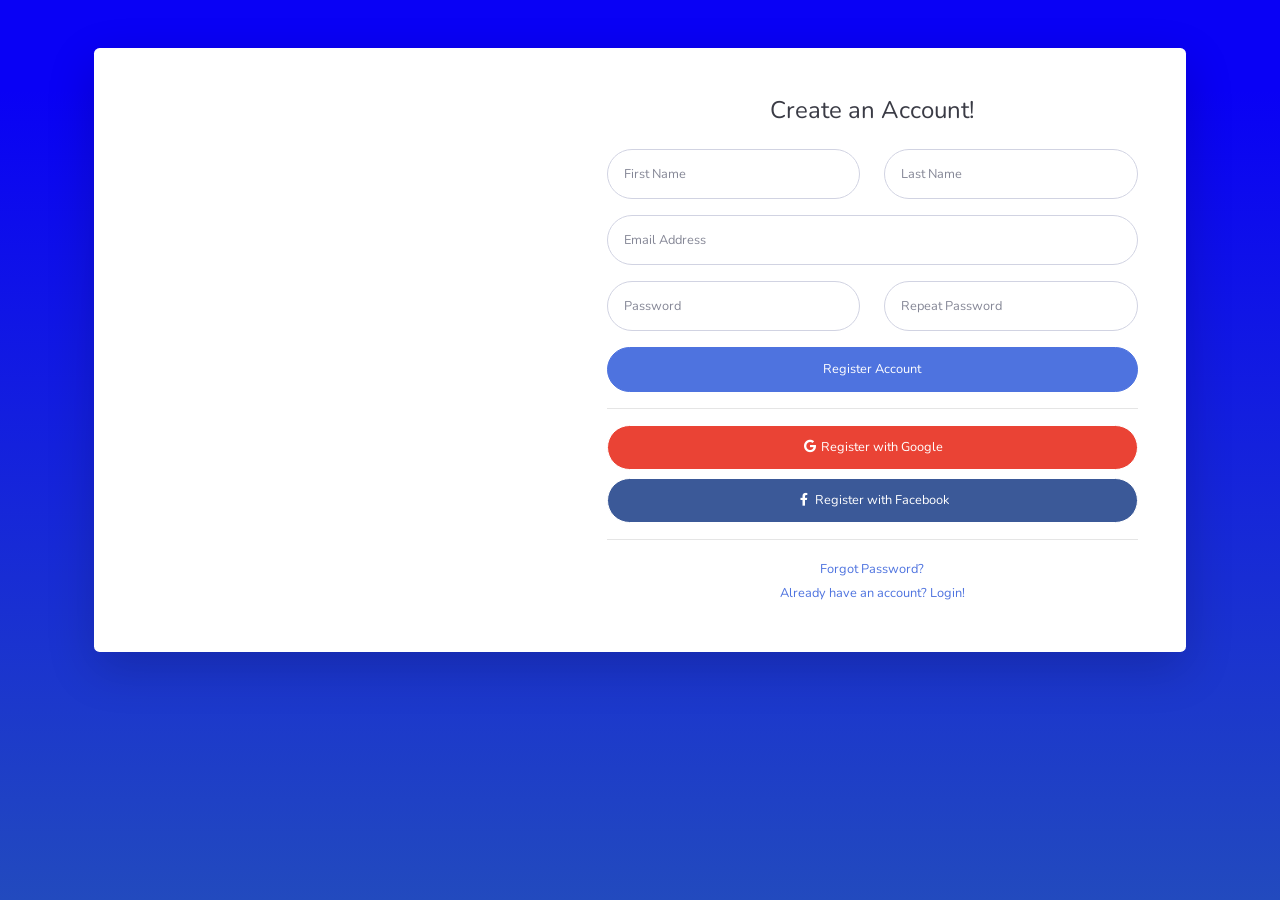
<file: register.html>
<!DOCTYPE html>
<html lang="en">

<head>

    <meta charset="utf-8">
    <meta http-equiv="X-UA-Compatible" content="IE=edge">
    <meta name="viewport" content="width=device-width, initial-scale=1, shrink-to-fit=no">
    <meta name="description" content="">
    <meta name="author" content="">

    <title>CountCrowd Register</title>

    <!-- Custom fonts for this template-->
    <link href="vendor/fontawesome-free/css/all.min.css" rel="stylesheet" type="text/css">
    <link
        href="https://fonts.googleapis.com/css?family=Nunito:200,200i,300,300i,400,400i,600,600i,700,700i,800,800i,900,900i"
        rel="stylesheet">

    <!-- Custom styles for this template-->
    <link href="css/sb-admin-2.min.css" rel="stylesheet">

</head>

<body class="bg-gradient-primary">

    <div class="container">

        <div class="card o-hidden border-0 shadow-lg my-5">
            <div class="card-body p-0">
                <!-- Nested Row within Card Body -->
                <div class="row">
                    <div class="col-lg-5 d-none d-lg-block bg-register-image"></div>
                    <div class="col-lg-7">
                        <div class="p-5">
                            <div class="text-center">
                                <h1 class="h4 text-gray-900 mb-4">Create an Account!</h1>
                            </div>
                            <form class="user">
                                <div class="form-group row">
                                    <div class="col-sm-6 mb-3 mb-sm-0">
                                        <input type="text" class="form-control form-control-user" id="exampleFirstName"
                                            placeholder="First Name">
                                    </div>
                                    <div class="col-sm-6">
                                        <input type="text" class="form-control form-control-user" id="exampleLastName"
                                            placeholder="Last Name">
                                    </div>
                                </div>
                                <div class="form-group">
                                    <input type="email" class="form-control form-control-user" id="exampleInputEmail"
                                        placeholder="Email Address">
                                </div>
                                <div class="form-group row">
                                    <div class="col-sm-6 mb-3 mb-sm-0">
                                        <input type="password" class="form-control form-control-user"
                                            id="exampleInputPassword" placeholder="Password">
                                    </div>
                                    <div class="col-sm-6">
                                        <input type="password" class="form-control form-control-user"
                                            id="exampleRepeatPassword" placeholder="Repeat Password">
                                    </div>
                                </div>
                                <a href="login.html" class="btn btn-primary btn-user btn-block">
                                    Register Account
                                </a>
                                <hr>
                                <a href="dashboard.html" class="btn btn-google btn-user btn-block">
                                    <i class="fab fa-google fa-fw"></i> Register with Google
                                </a>
                                <a href="dashboard.html" class="btn btn-facebook btn-user btn-block">
                                    <i class="fab fa-facebook-f fa-fw"></i> Register with Facebook
                                </a>
                            </form>
                            <hr>
                            <div class="text-center">
                                <a class="small" href="forgot-password.html">Forgot Password?</a>
                            </div>
                            <div class="text-center">
                                <a class="small" href="login.html">Already have an account? Login!</a>
                            </div>
                        </div>
                    </div>
                </div>
            </div>
        </div>

    </div>

    <!-- Bootstrap core JavaScript-->
    <script src="vendor/jquery/jquery.min.js"></script>
    <script src="vendor/bootstrap/js/bootstrap.bundle.min.js"></script>

    <!-- Core plugin JavaScript-->
    <script src="vendor/jquery-easing/jquery.easing.min.js"></script>

    <!-- Custom scripts for all pages-->
    <script src="js/sb-admin-2.min.js"></script>

</body>

</html>
</file>
